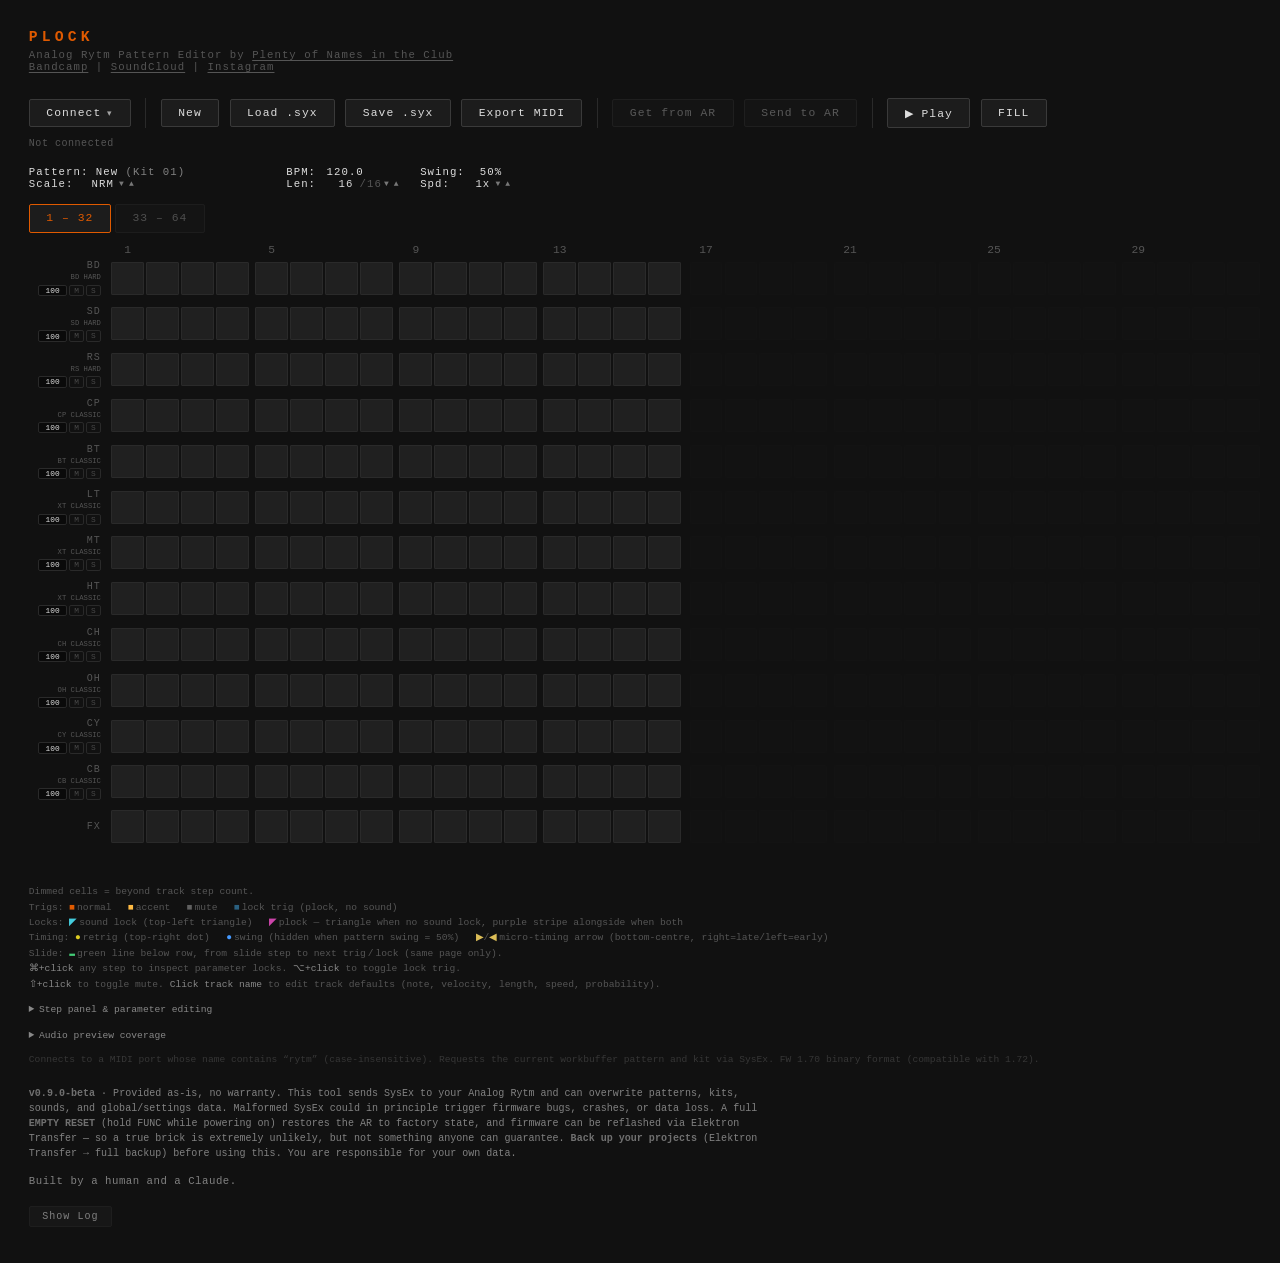
<file: index.html>
<!DOCTYPE html>
<html lang="en">
<head>
  <meta charset="UTF-8">
  <meta name="viewport" content="width=device-width, initial-scale=1.0">
  <meta name="robots" content="noindex, nofollow">
  <meta http-equiv="refresh" content="0; url=plock.html">
  <title>Plock — Analog Rytm Pattern Editor</title>
  <link rel="canonical" href="plock.html">
</head>
<body>
  <p>Redirecting to <a href="plock.html">plock.html</a>&hellip;</p>
</body>
</html>
</file>
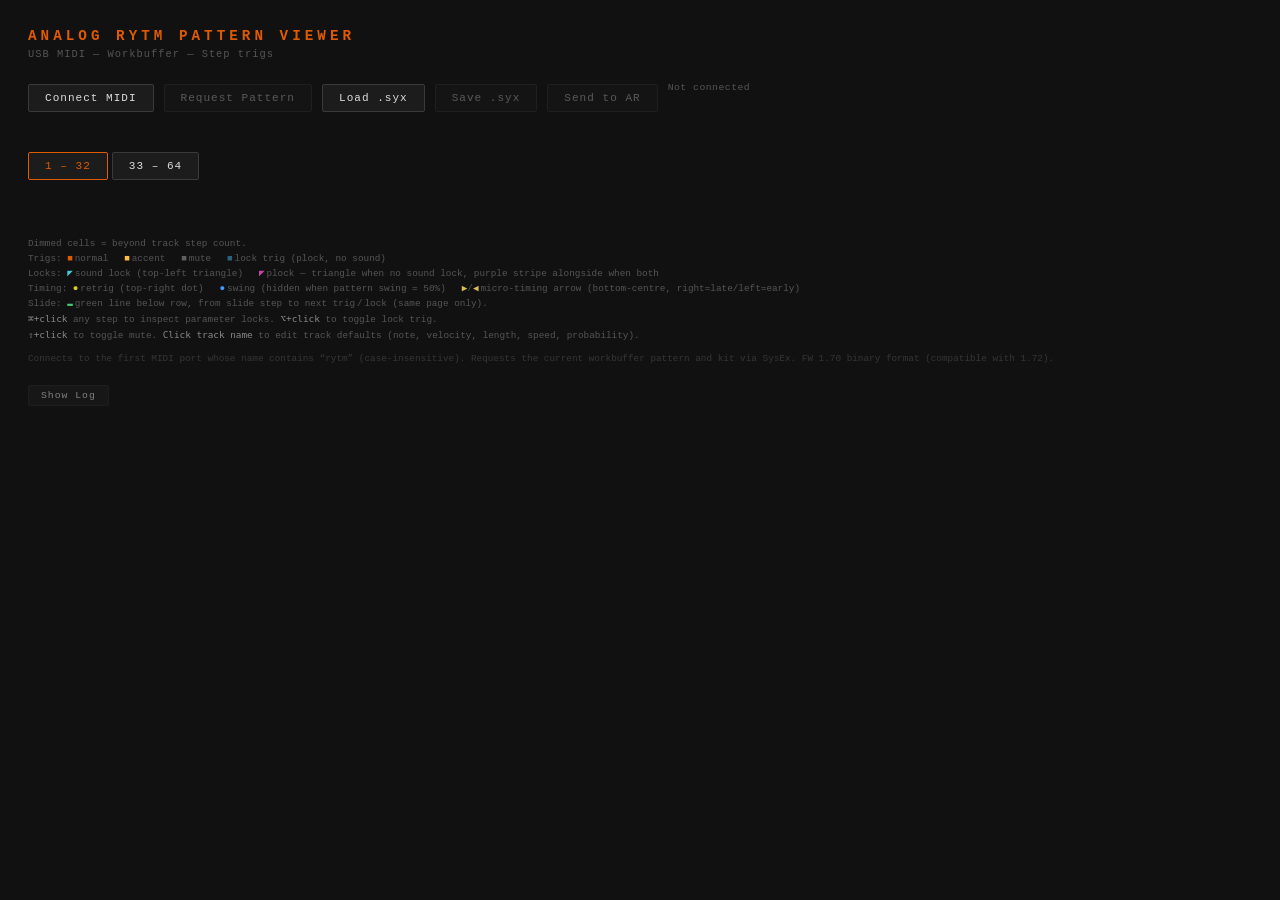
<file: pattern_viewer.html>
<!DOCTYPE html>
<html lang="en">
<head>
  <meta charset="UTF-8">
  <meta name="viewport" content="width=device-width, initial-scale=1.0">
  <title>Analog Rytm Pattern Viewer</title>
  <link rel="stylesheet" href="style.css">
</head>
<body>

  <h1>Analog Rytm Pattern Viewer</h1>
  <div class="subtitle">USB MIDI &mdash; Workbuffer &mdash; Step trigs</div>

  <div class="controls">
    <button id="btn-connect">Connect MIDI</button>
    <button id="btn-refresh" disabled>Request Pattern</button>
    <button id="btn-load-syx">Load .syx</button>
    <button id="btn-save-syx" disabled>Save .syx</button>
    <button id="btn-send" disabled>Send to AR</button>
    <input type="file" id="syx-file" accept=".syx" hidden>
    <div id="status">Not connected</div>
  </div>

  <div id="pattern-meta"></div>

  <div class="page-ctrl">
    <button id="btn-page0" class="page-btn active">1 &ndash; 32</button>
    <button id="btn-page1" class="page-btn">33 &ndash; 64</button>
  </div>

  <div id="grid-wrap">
    <div class="grid" id="grid"></div>
  </div>

  <div class="note">
    Dimmed cells = beyond track step count.<br>
    Trigs:
      <span style="color:#e05a00">&#9632;</span>&thinsp;normal &ensp;
      <span style="color:#ffbb44">&#9632;</span>&thinsp;accent &ensp;
      <span style="color:#606060">&#9632;</span>&thinsp;mute &ensp;
      <span style="color:#2a6080">&#9632;</span>&thinsp;lock trig (plock, no sound)<br>
    Locks:
      <span style="color:#44ccdd">&#9700;</span>&thinsp;sound lock (top-left triangle) &ensp;
      <span style="color:#cc44aa">&#9700;</span>&thinsp;plock — triangle when no sound lock, purple stripe alongside when both<br>
    Timing:
      <span style="color:#ddcc22">&#9679;</span>&thinsp;retrig (top-right dot) &ensp;
      <span style="white-space:nowrap"><span style="color:#4499ff">&#9679;</span>&thinsp;swing</span> (hidden when pattern swing = 50%) &ensp;
      <span style="color:rgba(255,220,100,0.85)">&#9654;</span>/<span style="color:rgba(255,220,100,0.85)">&#9664;</span>&thinsp;micro-timing arrow (bottom-centre, right=late/left=early)<br>
    Slide: <span style="color:#44cc77">&#9644;</span>&thinsp;green line below row, from slide step to next trig&thinsp;/&thinsp;lock (same page only).<br>
    <kbd style="color:#888">&#8984;+click</kbd> any step to inspect parameter locks.
    <kbd style="color:#888">&#8997;+click</kbd> to toggle lock trig.<br>
    <kbd style="color:#888">&#8679;+click</kbd> to toggle mute.
    <kbd style="color:#888">Click track name</kbd> to edit track defaults (note, velocity, length, speed, probability).
    <div style="margin-top:8px; opacity:0.55">
      Connects to the first MIDI port whose name contains &ldquo;rytm&rdquo; (case-insensitive).
      Requests the current workbuffer pattern and kit via SysEx. FW 1.70 binary format (compatible with 1.72).
      <div id="port-info"></div>
    </div>
  </div>

  <button id="btn-log" class="log-toggle">Show Log</button>
  <div id="log-panel" class="log-panel" hidden></div>

  <script src="ar-state.js"></script>
  <script src="ar-constants.js"></script>
  <script src="ar-sysex.js"></script>
  <script src="ar-editor.js"></script>
  <script src="ar-midi.js"></script>
  <script>
    AR.initUI();
    AR.midi.init();
  </script>
</body>
</html>
</file>
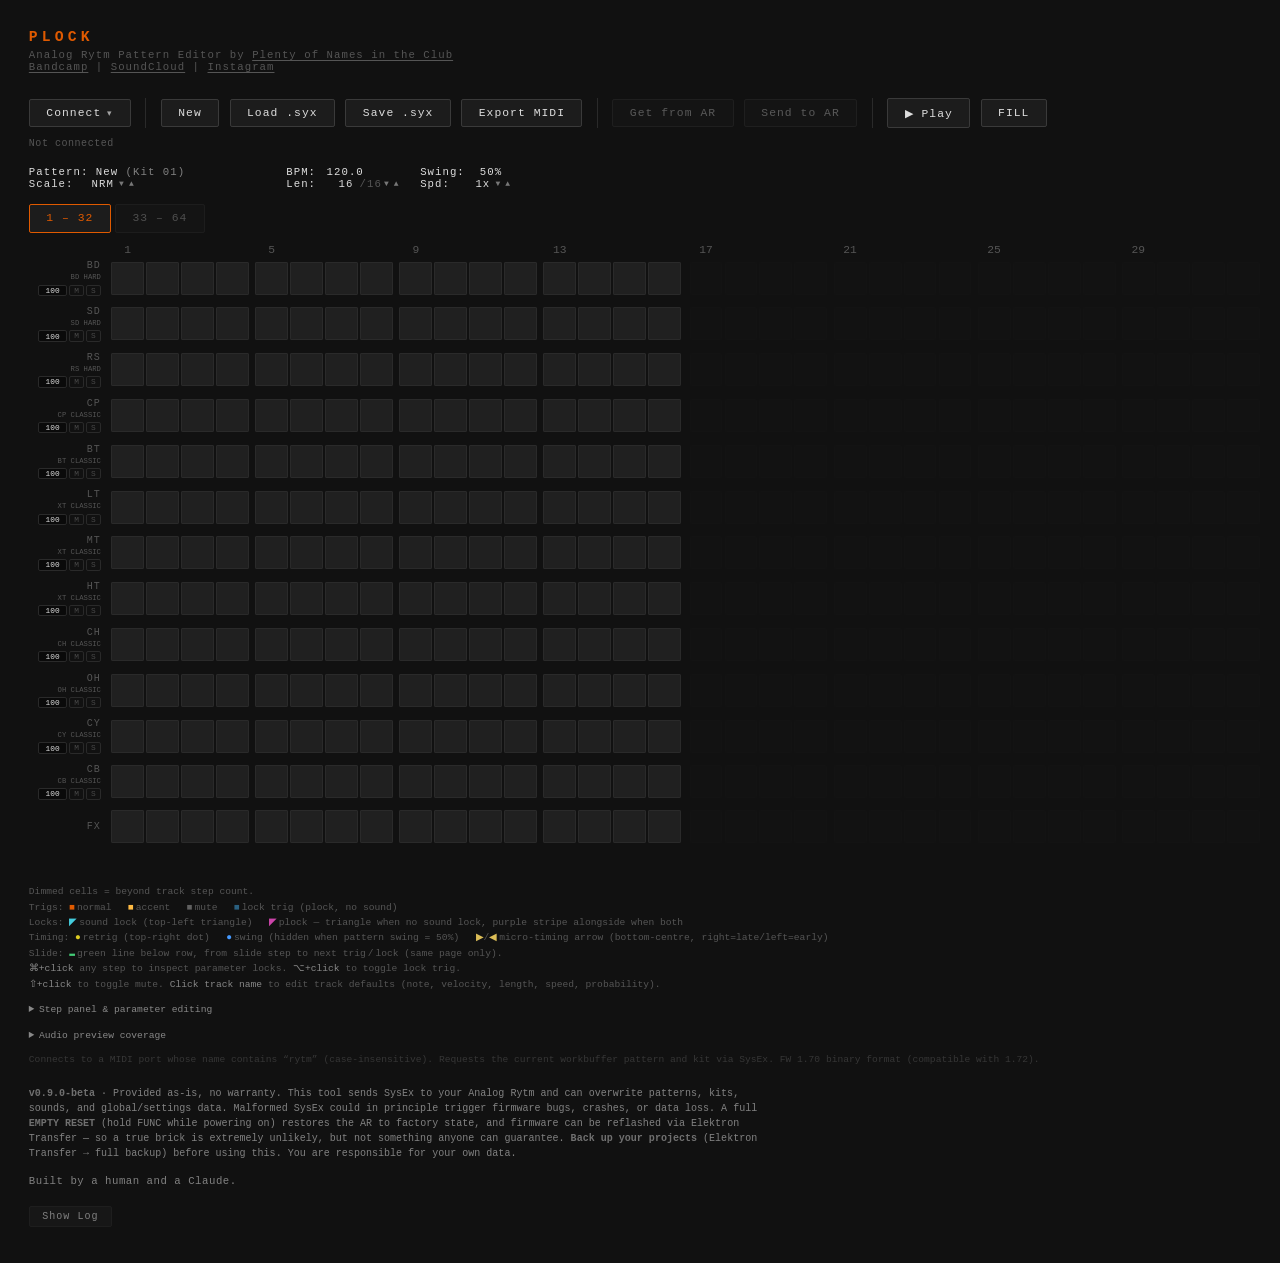
<file: plock.html>
<!DOCTYPE html>
<html lang="en">
<head>
  <meta charset="UTF-8">
  <meta name="viewport" content="width=device-width, initial-scale=1.0">
  <meta name="robots" content="noindex, nofollow">
  <title>Plock — Analog Rytm Pattern Editor</title>
  <link rel="stylesheet" href="style.css?v=39">
</head>
<body>

  <h1>Plock</h1>
  <div class="subtitle">Analog Rytm Pattern Editor by <a href="http://plentyofnam.es" target="_blank">Plenty of Names in the Club</a><br><span id="social-links"><a href="https://plentyofnames.bandcamp.com" target="_blank">Bandcamp</a> | <a href="https://soundcloud.com/plentyofnames" target="_blank">SoundCloud</a> | <a href="https://www.instagram.com/plentyofnames" target="_blank">Instagram</a></span></div>

  <div id="browser-warn" class="browser-warn" hidden></div>

  <div class="controls">
    <div class="connect-wrap">
      <button id="btn-connect"><span id="btn-connect-label">Connect</span><span class="chev">&#9662;</span></button>
      <div id="midi-picker" class="midi-picker" hidden></div>
    </div>
    <span class="ctrl-sep"></span>
    <button id="btn-new">New</button>
    <button id="btn-load-syx">Load .syx</button>
    <button id="btn-save-syx" disabled>Save .syx</button>
    <button id="btn-export-midi">Export MIDI</button>
    <span class="ctrl-sep"></span>
    <button id="btn-refresh" disabled>Get from AR</button>
    <button id="btn-send" disabled>Send to AR</button>
    <span class="ctrl-sep"></span>
    <button id="btn-play" disabled>▶ Play</button>
    <button id="btn-fill" class="fill-btn" disabled>FILL</button>
    <input type="file" id="syx-file" accept=".syx" hidden>
  </div>
  <div id="status">Not connected</div>

  <div id="pattern-meta"></div>

  <div class="page-ctrl">
    <button id="btn-page0" class="page-btn active">1 &ndash; 32</button>
    <button id="btn-page1" class="page-btn">33 &ndash; 64</button>
  </div>

  <div id="grid-wrap">
    <div class="grid" id="grid"></div>
  </div>

  <div class="note">
    Dimmed cells = beyond track step count.<br>
    Trigs:
      <span style="color:#e05a00">&#9632;</span>&thinsp;normal &ensp;
      <span style="color:#ffbb44">&#9632;</span>&thinsp;accent &ensp;
      <span style="color:#606060">&#9632;</span>&thinsp;mute &ensp;
      <span style="color:#2a6080">&#9632;</span>&thinsp;lock trig (plock, no sound)<br>
    Locks:
      <span style="color:#44ccdd">&#9700;</span>&thinsp;sound lock (top-left triangle) &ensp;
      <span style="color:#cc44aa">&#9700;</span>&thinsp;plock — triangle when no sound lock, purple stripe alongside when both<br>
    Timing:
      <span style="color:#ddcc22">&#9679;</span>&thinsp;retrig (top-right dot) &ensp;
      <span style="white-space:nowrap"><span style="color:#4499ff">&#9679;</span>&thinsp;swing</span> (hidden when pattern swing = 50%) &ensp;
      <span style="color:rgba(255,220,100,0.85)">&#9654;</span>/<span style="color:rgba(255,220,100,0.85)">&#9664;</span>&thinsp;micro-timing arrow (bottom-centre, right=late/left=early)<br>
    Slide: <span style="color:#44cc77">&#9644;</span>&thinsp;green line below row, from slide step to next trig&thinsp;/&thinsp;lock (same page only).<br>
    <kbd style="color:#888">&#8984;+click</kbd> any step to inspect parameter locks.
    <kbd style="color:#888">&#8997;+click</kbd> to toggle lock trig.<br>
    <kbd style="color:#888">&#8679;+click</kbd> to toggle mute.
    <kbd style="color:#888">Click track name</kbd> to edit track defaults (note, velocity, length, speed, probability).
    <details style="margin-top:10px">
      <summary style="cursor:pointer; color:#888">Step panel &amp; parameter editing</summary>
      <div style="margin-top:6px; padding-left:10px; border-left:2px solid #2a2a2a">
        <b style="color:#aaa">Opening:</b> <kbd>&#8984;+click</kbd> a step to open its parameter panel.
        All SRC, SMPL, FLTR, AMP, and LFO parameters are shown with their current value &mdash;
        either a <b>plock</b> (per-step override) or the <b>kit default</b>.<br>
        <div style="margin-top:6px"><b style="color:#aaa">Sliders:</b>
          Drag left/right to set a plock value. The slider range always extends one tick past
          the maximum &mdash; dragging all the way to the right clears the plock and restores the
          <b>kit default</b> (shown as &ldquo;TRK&rdquo; for note, velocity, and sound lock parameters).
        </div>
        <div style="margin-top:4px"><b style="color:#aaa">Sound locks:</b>
          The SND slider only shows pool sounds that are actually saved on the AR.
          Slide to &ldquo;TRK&rdquo; to remove the sound lock and use the kit&rsquo;s track sound.
          Sound locks override the machine type and all kit defaults for that step.
        </div>
        <div style="margin-top:4px"><b style="color:#aaa">LFO destination:</b>
          The DST slider scrolls through all valid destinations (OFF, synth params with
          machine-specific names, sample, filter, and amp params).
          When a step has a sound lock, the synth param names reflect the locked sound&rsquo;s machine.
        </div>
        <div style="margin-top:4px"><b style="color:#aaa">Trig flags:</b>
          Toggle accent, mute, swing, slide, and retrig flags directly in the step panel.
          Retrig parameters (count, rate, length, velocity curve) appear when retrig is enabled.
        </div>
        <div style="margin-top:4px"><b style="color:#aaa">Track defaults:</b>
          Click a <b>track name</b> (BD, SD, &hellip;) to edit the default note, velocity, note length,
          track speed, and trig probability that apply to all steps without per-step overrides.
        </div>
      </div>
    </details>
    <details style="margin-top:10px">
      <summary style="cursor:pointer; color:#888">Audio preview coverage</summary>
      <div style="margin-top:6px; padding-left:10px; border-left:2px solid #2a2a2a">
        The built-in preview is a rough rhythmic sketch, not a hardware-accurate emulator.
        Voices are hand-rolled 909-flavour synthesis picked by machine type &mdash; they do <em>not</em>
        read the kit&rsquo;s filter, envelope, LFO, or SYN parameter bytes.
        <div style="margin-top:6px"><b style="color:#aaa">Audible:</b>
          machine type (per track or sound-locked), AMP volume &amp; pan (kit default / sound-lock default),
          trig enable / mute / accent, retrig (count, rate, length, &infin;), swing flag, micro-timing.
        </div>
        <div style="margin-top:4px"><b style="color:#aaa">Ignored:</b>
          all parameter locks (plocks), parameter slides, slide flag, note value &amp; length,
          filter / envelope / LFO settings, SYN parameters beyond machine selection,
          delay / reverb / distortion / compressor sends and FX, sample playback (SMP is silent).
        </div>
        <div style="margin-top:4px; opacity:0.75">
          Plock away freely &mdash; the hardware will play what you see, the preview just won&rsquo;t reflect those tweaks.
        </div>
      </div>
    </details>
    <div style="margin-top:8px; opacity:0.55">
      Connects to a MIDI port whose name contains &ldquo;rytm&rdquo; (case-insensitive).
      Requests the current workbuffer pattern and kit via SysEx. FW 1.70 binary format (compatible with 1.72).
    </div>
  </div>

  <div class="disclaimer">
    <b>v0.9.0-beta</b> &middot; Provided as-is, no warranty. This tool sends SysEx to your Analog Rytm and can overwrite patterns, kits, sounds, and global/settings data.
    Malformed SysEx could in principle trigger firmware bugs, crashes, or data loss.
    A full <b>EMPTY RESET</b> (hold <code>FUNC</code> while powering on) restores the AR to factory state, and firmware can be reflashed via Elektron Transfer &mdash; so a true brick is extremely unlikely, but not something anyone can guarantee.
    <b>Back up your projects</b> (Elektron Transfer &rarr; full backup) before using this. You are responsible for your own data.
  </div>
  <div class="credit">Built by a human and a Claude.</div>

  <button id="btn-log" class="log-toggle">Show Log</button>
  <div id="log-panel" class="log-panel" hidden></div>

  <script src="ar-state.js?v=36"></script>
  <script src="ar-constants.js?v=35"></script>
  <script src="ar-sysex.js?v=35"></script>
  <script src="ar-groove.js?v=3"></script>
  <script src="ar-editor.js?v=37"></script>
  <script src="ar-midi.js?v=35"></script>
  <script src="ar-audio.js?v=35"></script>
  <script src="ar-export-midi.js?v=1"></script>
  <script>
    if (window.self !== window.top && /plentyofnames\.github\.io|plentyofnam\.es/.test(document.referrer)) {
      var sl = document.getElementById('social-links');
      if (sl) sl.hidden = true;
    }
    AR.initUI();
    AR.midiInit();
    if (!AR.state.pattern.raw) {
      if (AR.loadSession()) {
        AR.setStatus('Session restored', 'ok');
      } else {
        AR.newPattern();
      }
    }
    AR.fitToWindow();
  </script>
</body>
</html>
</file>
<file: style.css>
:root {
  --bg:         #111;
  --surface:    #1c1c1c;
  --border:     #2a2a2a;
  --fg:         #ddd;
  --muted:      #555;
  --accent:     #e05a00;
  --trig-on:    #e05a00;
  --trig-off:   #202020;
  --step-size:  32px;
  --step-gap:   2px;
  --group-gap:  8px;
}
* { box-sizing: border-box; margin: 0; padding: 0; }
html { overflow-x: auto; background: var(--bg); }

body {
  background: var(--bg);
  color: var(--fg);
  font-family: 'Courier New', monospace;
  font-size: 13px;
  padding: 28px;
  min-height: 100vh;
  width: fit-content;
}

h1 {
  color: var(--accent);
  font-size: 1.1em;
  letter-spacing: 4px;
  text-transform: uppercase;
  margin-bottom: 4px;
}
.subtitle {
  color: var(--muted);
  font-size: 0.8em;
  letter-spacing: 1px;
  margin-bottom: 24px;
}
.subtitle a {
  color: var(--muted);
  text-decoration: underline;
  text-underline-offset: 2px;
}
.subtitle a:hover {
  color: var(--fg);
}

/* Controls */
.controls {
  display: flex;
  align-items: center;
  gap: 10px;
  margin-bottom: 16px;
  flex-wrap: wrap;
}
button {
  background: var(--surface);
  border: 1px solid #3a3a3a;
  color: var(--fg);
  padding: 7px 16px;
  cursor: pointer;
  font-family: inherit;
  font-size: 0.85em;
  letter-spacing: 1px;
  border-radius: 2px;
}
button:hover:not(:disabled) {
  border-color: var(--accent);
  color: var(--accent);
}
button:disabled { opacity: 0.35; cursor: default; }

.ctrl-sep { width: 1px; align-self: stretch; background: #2a2a2a; margin: 0 4px; }

.browser-warn {
  background: #2a1f0a;
  border: 1px solid #6b4a14;
  color: #e0b870;
  padding: 8px 14px;
  margin-bottom: 12px;
  border-radius: 2px;
  font-size: 0.8em;
  letter-spacing: 0.3px;
}
.browser-warn b { color: #ffcc66; }

.connect-wrap { position: relative; display: inline-block; }
#btn-connect .chev { margin-left: 6px; opacity: 0.7; font-size: 0.75em; }
#btn-connect.connected { border-color: #5cb85c; color: #5cb85c; }

.midi-picker {
  position: absolute;
  top: calc(100% + 4px);
  left: 0;
  z-index: 50;
  background: var(--surface);
  border: 1px solid #3a3a3a;
  border-radius: 2px;
  min-width: 200px;
  box-shadow: 0 4px 12px rgba(0,0,0,0.5);
  padding: 4px 0;
}
.midi-picker .pick-item {
  padding: 7px 14px;
  cursor: pointer;
  font-size: 0.85em;
  letter-spacing: 1px;
  white-space: nowrap;
  color: var(--fg);
}
.midi-picker .pick-item:hover { background: #2a2a2a; color: var(--accent); }
.midi-picker .pick-item.current { color: #5cb85c; }
.midi-picker .pick-item.pick-disconnect { color: #d9534f; }
.midi-picker .pick-item.pick-disconnect:hover { color: #ff6b60; }
.midi-picker .pick-sep { height: 1px; background: #2a2a2a; margin: 4px 0; }
.midi-picker .pick-empty { padding: 7px 14px; font-size: 0.8em; color: var(--muted); }
#btn-play.playing { border-color: #5cb85c; color: #5cb85c; }
#btn-fill.active  { border-color: #ffbb44; color: #ffbb44; }
/* Playhead: quick white flash that fades out over ~200 ms so successive
   steps leave a brief glowing trail as the pattern plays. */
.grid .step.playhead {
  box-shadow: inset 0 0 0 1px rgba(255,255,255,0.9), 0 0 6px rgba(255,255,255,0.35);
  position: relative;
}
.grid .step.playhead::after {
  content: '';
  position: absolute;
  inset: 0;
  background: rgba(255,255,255,0.55);
  pointer-events: none;
  border-radius: inherit;
  animation: step-flash 200ms ease-out forwards;
}
@keyframes step-flash {
  0%   { opacity: 1; }
  100% { opacity: 0; }
}

#status {
  font-size: 0.75em;
  color: var(--muted);
  letter-spacing: 0.5px;
  white-space: nowrap;
  overflow: hidden;
  text-overflow: ellipsis;
  margin: -6px 0 16px;
  min-height: 1em;
}
#status.ok  { color: #5cb85c; }
#status.err { color: #d9534f; }

/* Pattern meta info */
#pattern-meta {
  font-size: 0.8em;
  color: var(--muted);
  margin-bottom: 14px;
  letter-spacing: 1px;
  min-height: 1em;
}
#pattern-meta span { color: var(--fg); }
.meta-val.editable { cursor: pointer; padding: 0 3px; border-radius: 1px; }
.meta-val.editable:hover { background: rgba(255,255,255,0.08); }
.meta-input {
  width: 48px; background: #0a0a0a; border: 1px solid var(--accent);
  color: var(--fg); font-family: inherit; font-size: 1em;
  padding: 1px 3px; outline: none; border-radius: 1px;
}
#pattern-meta .meta-arrow {
  cursor: pointer; user-select: none; padding: 0 2px;
  color: #777; font-size: 0.75em; vertical-align: middle;
}
#pattern-meta .meta-arrow:hover { color: var(--accent); }
#pattern-meta .meta-line { display: block; }
#pattern-meta .meta-line > span { display: inline-block; min-width: 130px; }
#pattern-meta .meta-line > span:first-child { min-width: 250px; }
#pattern-meta .meta-suffix { color: var(--muted); }
#pattern-meta .meta-val { display: inline-block; min-width: 32px; text-align: right; margin-right: 3px; }
#pattern-meta .meta-slider {
  -webkit-appearance: none; appearance: none;
  width: 40px; height: 4px; background: #333; border-radius: 2px;
  outline: none; vertical-align: middle; margin: 0 2px; cursor: pointer;
}
#pattern-meta .meta-slider::-webkit-slider-thumb {
  -webkit-appearance: none; width: 10px; height: 10px;
  background: var(--accent); border-radius: 50%; cursor: pointer;
}
.track-settings-panel .ts-separator {
  width: 1px; height: 1em; background: var(--border); margin: 0 4px;
}
.track-settings-panel .ts-arrow {
  cursor: pointer; user-select: none; padding: 0;
  color: #777; font-size: 0.75em; vertical-align: middle;
}
.track-settings-panel .ts-arrow:hover { color: var(--accent); }
.track-settings-panel .ts-suffix { color: var(--muted); font-size: 0.85em; }

/* Grid */
#grid-wrap { padding-bottom: 8px; }

.grid {
  display: inline-block;
  white-space: nowrap;
}

/* Step-number ruler */
.ruler-row {
  display: flex;
  align-items: center;
  margin-bottom: 4px;
}
.track-label-space {
  flex: 0 0 80px;
}
.ruler-groups {
  display: flex;
  gap: var(--group-gap);
}
.ruler-group {
  display: flex;
  gap: 6px;
}
.ruler-beat {
  display: flex;
  gap: var(--step-gap);
}
.ruler-num {
  width: var(--step-size);
  text-align: center;
  font-size: 11px;
  color: var(--muted);
  line-height: 1;
}

/* Track rows */
.track-row {
  display: flex;
  align-items: center;
  margin-bottom: 10px;
}
.track-label {
  flex: 0 0 80px;
  display: flex;
  flex-direction: column;
  align-items: flex-end;
  justify-content: center;
  padding-right: 10px;
  gap: 2px;
  font-size: 0.75em;
  color: var(--muted);
  letter-spacing: 1px;
}
.track-meta {
  font-size: 0.82em;
  color: #444;
  letter-spacing: 0;
}
.track-machine {
  font-size: 0.72em;
  color: #555;
}
/* Per-track preview mute / solo buttons (M / S) — session-only state,
   never written to pattern data. */
.track-ms {
  display: flex;
  gap: 2px;
  margin-top: 1px;
}
.track-ms-btn {
  font-size: 0.78em;
  padding: 0 4px;
  border-radius: 2px;
  border: 1px solid #2a2a2a;
  color: #4a4a4a;
  cursor: pointer;
  letter-spacing: 0;
  user-select: none;
  line-height: 1.2;
}
.track-ms-btn:hover { color: #aaa; border-color: #555; }
.track-level {
  width: 28px;
  background: #0a0a0a;
  border: 1px solid #2a2a2a;
  color: var(--fg);
  font-family: inherit;
  font-size: 0.78em;
  padding: 0 1px;
  border-radius: 2px;
  text-align: center;
  outline: none;
  -moz-appearance: textfield;
}
.track-level::-webkit-inner-spin-button,
.track-level::-webkit-outer-spin-button { -webkit-appearance: none; margin: 0; }
.track-level:focus { border-color: var(--accent); }
.track-mute.on {
  color: #ff8070;
  border-color: #6b2520;
  background: rgba(255,80,70,0.14);
}
.track-solo.on {
  color: #ffbb44;
  border-color: #6b4a14;
  background: rgba(255,180,50,0.14);
}
/* Dim a row's steps (but not its label / M/S buttons) when it won't be
   heard in the preview — muted, or another track is soloed. */
.track-row.track-dim .steps-outer { opacity: 0.35; }
.track-row.panel-target {
  background: #131a20;
  box-shadow: inset 0 0 0 1px #2a4a6a;
  border-radius: 0 0 2px 2px;
  padding: 8px 0;
  margin-bottom: 5px;
}
.track-settings-panel {
  background: #131a20;
  border: 1px solid #2a4a6a;
  border-bottom: none;
  border-radius: 2px 2px 0 0;
  padding: 8px 6px;
  margin-bottom: 0;
  font-size: 0.8em;
  display: flex;
  gap: 16px;
  align-items: center;
  flex-wrap: wrap;
}
/* When step panel is above, track settings loses top rounding and gets a divider */
.step-panel + .track-settings-panel {
  border-radius: 0;
  border-top: 1px solid #2a4a6a;
}
.track-settings-panel .ts-title {
  color: var(--accent);
  font-weight: bold;
  letter-spacing: 1px;
  min-width: 68px;
}
.track-settings-panel .ts-close {
  margin-left: auto;
  color: #446;
  font-size: 1.1em;
  cursor: pointer;
  line-height: 1;
  padding: 0 2px;
}
.track-settings-panel .ts-close:hover { color: var(--fg); }
.track-settings-panel .ts-group {
  display: flex;
  gap: 4px;
  align-items: center;
}
.track-settings-panel .ts-lbl {
  color: var(--muted);
  font-size: 0.85em;
  margin-right: 4px;
}
.track-settings-panel .ts-val {
  display: inline-block;
  min-width: 32px;
  text-align: right;
  color: var(--fg);
  cursor: pointer;
  padding: 1px 3px 1px 4px;
  border-radius: 1px;
}
.track-settings-panel .ts-val:hover {
  background: rgba(255,255,255,0.08);
}
.track-settings-panel .ts-input {
  width: 40px; background: #0a0a0a; border: 1px solid var(--accent);
  color: var(--fg); font-family: inherit; font-size: 1em;
  padding: 1px 3px; outline: none; border-radius: 1px;
}
.track-settings-panel .ts-flag {
  cursor: pointer;
  padding: 1px 3px;
  border-radius: 1px;
  color: #555;
  font-size: 0.9em;
}
.track-settings-panel .ts-flag.on { color: #e05a00; }
.track-settings-panel .ts-flag:hover { color: var(--fg); }
.track-steps {
  display: flex;
  gap: var(--group-gap);
}
.step-group {
  display: flex;
  gap: 6px;
}

.step {
  width: var(--step-size);
  height: var(--step-size);
  border-radius: 1px;
  background: var(--trig-off);
  border: 1px solid #2a2a2a;
  cursor: pointer;
  flex-shrink: 0;
  position: relative;
}
.step.on {
  background: var(--trig-on);
  border-color: #ff7722;
  box-shadow: 0 0 5px rgba(224, 90, 0, 0.4);
}
/* Accented trig: bright amber */
.step.on.accent {
  background: #ffbb44;
  border-color: #ffdd77;
  box-shadow: 0 0 6px rgba(255, 187, 68, 0.5);
}
/* Muted trig: grey — programmed but won't fire */
.step.on.mute {
  background: #404040;
  border-color: #606060;
  box-shadow: none;
}
/* Steps beyond track length are dimmed */
.step.inactive {
  opacity: 0.08;
}
/* Trigs beyond track length: even darker to flag them */
.step.inactive.on, .step.inactive.lock-trig {
  opacity: 0.04;
}
/* Trig modifier dots */
.trig-dot {
  position: absolute;
  width: 7px;
  height: 7px;
  border-radius: 50%;
  pointer-events: none;
}
/* Retrig — top-right; dark ring keeps it visible on bright accent steps */
.trig-dot.retrig { top:  2px; right: 2px; background: #ddcc22;
                   box-shadow: 0 0 0 1px rgba(0,0,0,0.45); }
/* Swing — stacked just below retrig in top-right */
.trig-dot.swing  { top: 12px; right: 2px; background: #4499ff;
                   box-shadow: 0 0 0 1px rgba(0,0,0,0.35); }

/* UTIME arrow — bottom-centre of step, points right (late) or left (early) */
.utime-arrow {
  position: absolute;
  bottom: 3px;
  left: 50%;
  transform: translateX(-50%);
  width: 0; height: 0;
  pointer-events: none;
}
.utime-arrow.late  { border-top: 5px solid transparent;
                     border-bottom: 5px solid transparent;
                     border-left:  7px solid rgba(255,255,255,0.9); }
.utime-arrow.early { border-top: 5px solid transparent;
                     border-bottom: 5px solid transparent;
                     border-right: 7px solid rgba(255,255,255,0.9); }

/* Lock trig: parameter lock present, but no sound trigger */
.step.lock-trig {
  background: #0e1f2a;
  border-color: #2a6080;
  box-shadow: 0 0 3px rgba(42, 96, 128, 0.35);
}
/* Upper-left corner indicators — sound-lock (cyan) takes the triangle;
   plock (purple) takes the triangle when no sound-lock, or a stripe when both. */
.step.has-sound-lock::before,
.step.has-plock:not(.has-sound-lock)::before {
  content: '';
  position: absolute;
  top: 0; left: 0;
  width: 0; height: 0;
  border-style: solid;
  border-width: 10px 10px 0 0;
  border-color: #44ccdd transparent transparent transparent; /* cyan default */
}
.step.has-plock:not(.has-sound-lock)::before {
  border-color: #cc44aa transparent transparent transparent; /* purple when no snd-lock */
}
/* Both active: purple diagonal stripe extending the sound-lock triangle's hypotenuse */
.step.has-plock.has-sound-lock::after {
  content: '';
  position: absolute;
  top: 0; left: 0;
  width: 20px; height: 20px;
  background: #cc44aa;
  clip-path: polygon(10px 0, 18px 0, 0 18px, 0 10px);
}
/* Sound lock machine mismatch — yellow triangle border */
.step.snd-mismatch::before {
  border-color: #cc9900 transparent transparent transparent !important;
}

/* Beat groups — 4-step sub-groups within each 16-step group */
.beat-group {
  display: flex;
  gap: var(--step-gap);
  border-radius: 2px;
}
/* Note length bar — 2 px strip along step bottom, width ∝ note length */
.note-len-bar {
  position: absolute;
  bottom: 0; left: 0;
  height: 2px;
  background: rgba(0, 0, 0, 0.38);  /* dark — readable on orange/amber trigs */
  pointer-events: none;
}
.note-len-bar.inf {
  width: 100%;
  background: rgba(0, 0, 0, 0.18);
}
/* Inspected step: ring around the cell */
.step.inspected {
  box-shadow: 0 0 0 2px #cc44aa !important;
  z-index: 1;
}
/* Outer wrapper for steps — provides positioning context for slide lines */
.steps-outer {
  position: relative;
}
/* Master-length boundary line in advanced mode (one per row, stacked) */
.master-len-marker {
  position: absolute;
  top: -1px;
  bottom: -1px;
  width: 1px;
  background: rgba(255, 220, 100, 0.55);
  pointer-events: none;
}
/* Slide connector line drawn below the step boxes */
.slide-line {
  position: absolute;
  top: 34px;
  height: 2px;
  background: #44cc77;
  border-radius: 1px;
  pointer-events: none;
}

/* Page toggle */
.page-ctrl {
  display: flex;
  gap: 4px;
  margin-bottom: 12px;
}
.page-btn.active {
  border-color: var(--accent);
  color: var(--accent);
}

/* Group separator lines */
.group-sep {
  width: 1px;
  height: var(--step-size);
  background: #2a2a2a;
  flex-shrink: 0;
  align-self: center;
}

.note {
  margin-top: 22px;
  font-size: 0.72em;
  color: var(--muted);
  line-height: 1.6;
}
.note a { color: #666; }

/* ── Step inspector panel ──────────────────────────────────────────────── */

.step-panel {
  display: flex;
  flex-direction: column;
  gap: 6px;
  background: #131a20;
  border: 1px solid #2a4a6a;
  border-bottom: none;
  border-radius: 2px 2px 0 0;
  padding: 8px 6px;
  margin-bottom: 0;
  white-space: normal;
}

.sp-header {
  display: flex;
  justify-content: space-between;
  align-items: center;
  font-size: 0.8em;
  color: var(--accent);
  font-weight: bold;
  letter-spacing: 1px;
  padding-bottom: 4px;
  border-bottom: 1px solid #1e2e3a;
}
.sp-close {
  background: none;
  border: none;
  color: #446;
  font-size: 1.1em;
  padding: 0 2px;
  cursor: pointer;
  line-height: 1;
  letter-spacing: 0;
}
.sp-close:hover { color: var(--fg); border: none; }

.sp-sections {
  display: flex;
  gap: 6px;
  overflow-x: auto;
  padding-bottom: 2px;
}

/* Individual section box */
.sp-sec {
  flex-shrink: 0;
  background: #161e26;
  border: 1px solid #1e2e3a;
  border-radius: 2px;
  padding: 5px 7px;
}
.sp-sec-head {
  font-size: 0.62em;
  color: #446688;
  letter-spacing: 2px;
  text-align: center;
  margin-bottom: 5px;
  text-transform: uppercase;
}

/* Flags column */
.sp-flags {
  display: flex;
  flex-direction: column;
  gap: 3px;
}
.sp-flag {
  font-size: 0.68em;
  padding: 2px 6px;
  border: 1px solid #1e2e3a;
  border-radius: 1px;
  color: #334;
  text-align: center;
  letter-spacing: 1px;
  min-width: 34px;
  cursor: pointer;
  user-select: none;
}
.sp-flag.on {
  color: var(--accent);
  border-color: #703000;
  background: #1a0e00;
}

/* Parameter rows */
.sp-params {
  display: flex;
  flex-direction: column;
  gap: 3px;
}
.sp-param {
  display: flex;
  align-items: baseline;
  gap: 5px;
}
.sp-lbl {
  font-size: 0.65em;
  color: #446;
  text-align: right;
  letter-spacing: 0.5px;
  min-width: 28px;
}
.sp-val {
  font-size: 0.78em;
  color: var(--fg);
  min-width: 26px;
}
.sp-val.locked {
  color: #cc44aa;
}
.sp-val.editable {
  cursor: pointer;
  user-select: none;
  padding: 0 3px;
  border-radius: 1px;
}
.sp-val.editable:hover {
  background: rgba(255,255,255,0.06);
}
/* Slider + number editor row */
.sp-editor {
  display: flex;
  align-items: center;
  gap: 5px;
  min-width: 160px;
}
.sp-editor input[type="range"] {
  flex: 1;
  height: 3px;
  min-width: 80px;
  accent-color: #cc44aa;
  cursor: pointer;
}
.sp-editor input[type="number"] {
  width: 42px;
  background: #0a0a0a;
  color: var(--fg);
  border: 1px solid #334;
  border-radius: 1px;
  font: inherit;
  font-size: 0.9em;
  padding: 1px 3px;
  outline: none;
  text-align: right;
  -moz-appearance: textfield;
}
.sp-editor input[type="number"]:focus {
  border-color: #cc44aa;
}
.sp-editor input[type="number"]::-webkit-inner-spin-button,
.sp-editor input[type="number"]::-webkit-outer-spin-button {
  -webkit-appearance: none;
  margin: 0;
}
.sp-editor .sp-disp {
  font-size: 0.85em;
  color: #889;
  min-width: 24px;
  white-space: nowrap;
}

/* SYN/SMP/ENV/LFO flag row inside TRIG section */
.sp-sw-row {
  display: flex;
  gap: 3px;
  margin-top: 3px;
}
.sp-sw-row .sp-flag {
  min-width: 26px;
  font-size: 0.63em;
}

/* ─── Credit line ────────────────────────────────────────────────────────── */
.credit {
  margin-top: 14px;
  font-size: 0.8em;
  opacity: 0.55;
  letter-spacing: 0.5px;
}
.disclaimer {
  margin-top: 18px;
  max-width: 720px;
  font-size: 0.75em;
  opacity: 0.55;
  line-height: 1.5;
}
.disclaimer b {
  opacity: 0.85;
}

/* ─── Log panel ──────────────────────────────────────────────────────────── */
.log-toggle {
  display: block;
  margin: 18px 0 4px;
  font-size: 0.75em;
  padding: 4px 12px;
  position: relative;
  opacity: 0.55;
  border-color: var(--border);
}
.log-toggle:hover {
  opacity: 0.85;
}
.log-toggle.log-has-errors::after {
  content: '';
  position: absolute;
  top: 3px;
  right: 3px;
  width: 7px;
  height: 7px;
  border-radius: 50%;
  background: #d9534f;
}
.log-panel {
  max-height: 200px;
  overflow-y: auto;
  background: var(--surface);
  border: 1px solid var(--border);
  border-radius: 2px;
  padding: 6px 10px;
  margin-bottom: 18px;
  font-size: 0.72em;
  line-height: 1.5;
}
.log-entry     { color: var(--muted); white-space: pre; }
.log-entry.ok  { color: #5cb85c; }
.log-entry.err { color: #d9534f; }

/* ─── MIDI export dialog ─────────────────────────────────────────────────── */
.modal-overlay {
  position: fixed; inset: 0; z-index: 1000;
  background: rgba(0,0,0,0.6);
  display: flex; align-items: center; justify-content: center;
}
.modal-panel {
  background: var(--surface); border: 1px solid #3a3a3a; border-radius: 4px;
  padding: 20px 22px; max-width: 460px; width: calc(100% - 40px);
  box-shadow: 0 8px 40px rgba(0,0,0,0.6);
}
.modal-title { color: var(--accent); font-size: 1.1em; margin-bottom: 8px; }
.modal-desc  { color: var(--muted); font-size: 0.8em; line-height: 1.5; margin-bottom: 14px; }
.midi-map-grid {
  display: grid; grid-template-columns: 1fr 1fr; gap: 6px 18px; margin-bottom: 14px;
}
.midi-map-row { display: flex; align-items: center; justify-content: space-between; gap: 8px; cursor: text; }
.midi-map-name { color: var(--fg); font-size: 0.9em; }
.midi-map-input {
  width: 64px; background: #0a0a0a; border: 1px solid #3a3a3a; color: var(--fg);
  font-family: inherit; font-size: 0.9em; padding: 2px 5px; border-radius: 2px;
  text-align: center; outline: none;
}
.midi-map-input:focus { border-color: var(--accent); }
.midi-opts { display: flex; flex-wrap: wrap; gap: 8px 16px; align-items: center; margin-bottom: 18px; }
.midi-opt  { color: var(--fg); font-size: 0.85em; display: flex; align-items: center; gap: 4px; cursor: pointer; }
.midi-chan select {
  background: #0a0a0a; border: 1px solid #3a3a3a; color: var(--fg);
  font-family: inherit; padding: 2px 4px; border-radius: 2px; outline: none;
}
.modal-btns { display: flex; justify-content: flex-end; gap: 8px; }
.modal-primary { border-color: var(--accent); color: var(--accent); }

/* ─── Groove control (track settings panel) ──────────────────────────────── */
.track-settings-panel .ts-select {
  background: #0a0a0a; border: 1px solid #3a3a3a; color: var(--fg);
  font-family: inherit; font-size: 0.85em; padding: 1px 3px;
  border-radius: 1px; outline: none; cursor: pointer;
}
.track-settings-panel .ts-select:focus { border-color: var(--accent); }
.track-settings-panel .ts-range {
  width: 80px; accent-color: var(--accent); cursor: pointer; vertical-align: middle;
}
.track-settings-panel .ts-range:disabled { opacity: 0.35; cursor: default; }
</file>
